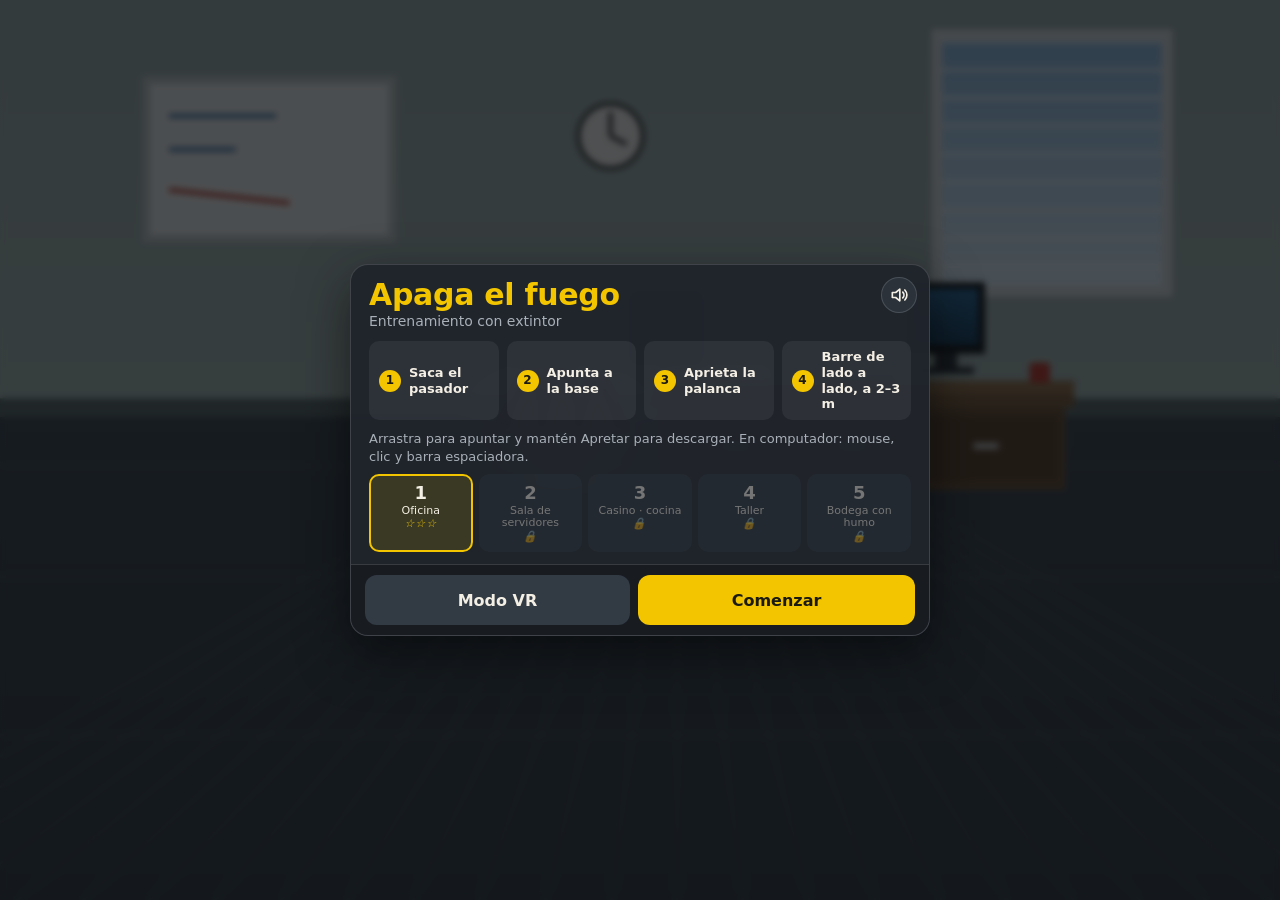
<file: index.html>
<!doctype html>
<html lang="es-CL">
<head>
<meta charset="utf-8">
<meta name="viewport" content="width=device-width,initial-scale=1,maximum-scale=1,user-scalable=no,viewport-fit=cover">
<meta name="color-scheme" content="dark">
<meta name="description" content="Apaga el fuego: juego de entrenamiento en el uso del extintor (PASS) con 5 niveles y distintas clases de fuego.">
<meta name="theme-color" content="#14181d">
<title>Apaga el fuego</title>
<link rel="stylesheet" href="css/style.css">
</head>
<body>
<canvas id="cv"></canvas>

<div id="hud">
  <div class="chip" id="hTime"></div>
  <div class="chip" id="hFire"></div>
  <div class="chip" id="hSmoke"></div>
  <div class="chip" id="hCharge"></div>
  <div class="sp"></div>
  <button class="chip" id="bMute" aria-label="Silenciar"></button>
  <button class="chip" id="bExit" aria-label="Salir al menú"></button>
</div>
<div class="chip" id="toast"></div>

<div id="ctlL">
  <button class="rb" id="bNear" aria-label="Acercar"></button>
  <div id="dist">4,0 m</div>
  <button class="rb" id="bFar" aria-label="Alejar"></button>
</div>
<div id="ctlR">
  <button class="chip" id="bEvac"></button>
  <button class="chip" id="bPin"></button>
  <button class="rb" id="bLever" aria-label="Apretar la palanca"></button>
</div>

<section class="scr on" id="scrStart"><div class="card">
  <header>
    <h1>Apaga el fuego</h1>
    <p class="sub">Entrenamiento con extintor</p>
    <button class="muteTop" id="bMute2" aria-label="Silenciar"></button>
  </header>
  <div class="body">
    <div class="steps4">
      <div><b>1</b>Saca el pasador</div>
      <div><b>2</b>Apunta a la base</div>
      <div><b>3</b>Aprieta la palanca</div>
      <div><b>4</b>Barre de lado a lado, a 2–3 m</div>
    </div>
    <p class="keys">Arrastra para apuntar y mantén Apretar para descargar. En computador: mouse, clic y barra espaciadora.</p>
    <div class="lvls" id="lvls"></div>
  </div>
  <footer><a class="btn sec" href="vr.html" style="display:grid;place-items:center;text-decoration:none">Modo VR</a><button class="btn pri" id="bStart">Comenzar</button></footer>
</div></section>

<section class="scr" id="scrPick"><div class="card">
  <header><h2 id="pkT"></h2><p class="sub" id="pkD"></p></header>
  <div class="body"><div class="opts" id="pkOpts"></div></div>
  <footer><button class="btn sec" id="pkBack">Volver</button></footer>
</div></section>

<section class="scr" id="scrEnd"><div class="card">
  <header><h2 id="enT"></h2><div class="stars" id="enStars"></div><p class="meta" id="enMeta"></p></header>
  <div class="body">
    <ul class="fb" id="enFb"></ul>
    <div class="safe"><span id="enAl"></span><p style="margin:0"><b>En un incendio real</b>, primero da la alarma y evacúa. Combate solo un fuego pequeño, si sabes cómo hacerlo y tienes la salida despejada a tu espalda.</p></div>
  </div>
  <footer>
    <button class="btn sec" id="enMenu">Menú</button>
    <button class="btn sec" id="enRetry">Jugar de nuevo</button>
    <button class="btn pri" id="enNext">Siguiente nivel</button>
  </footer>
</div></section>

<script src="js/game.js"></script>
</body>
</html>
</file>
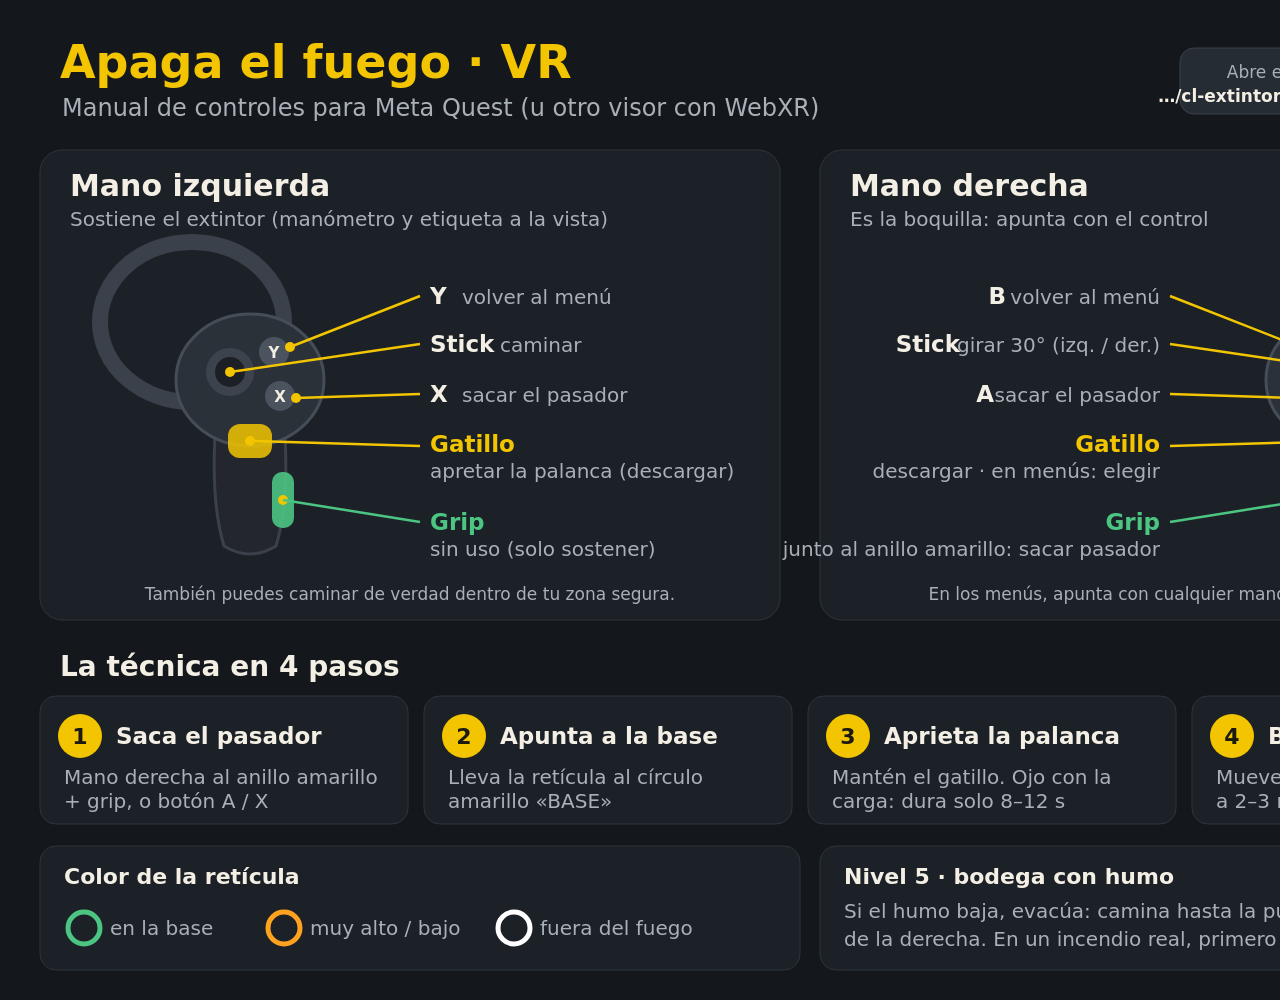
<file: docs/controles.html>
<!doctype html>
<html lang="es-CL"><head><meta charset="utf-8"><title>Controles · Apaga el fuego VR</title>
<style>
  html,body{margin:0;background:#14181d}
  svg{display:block;font-family:"Segoe UI",system-ui,Roboto,Arial,sans-serif}
  .t{fill:#f4efe4}.m{fill:#a9b0b8}.y{fill:#f2c500}
  .ld{stroke:#f2c500;stroke-width:2.5;fill:none}
  .dot{fill:#f2c500}
</style></head>
<body>
<svg width="1600" height="1000" viewBox="0 0 1600 1000" xmlns="http://www.w3.org/2000/svg">
  <defs>
    <!-- control genérico visto desde arriba (lado izquierdo); el derecho se dibuja espejado -->
    <g id="ctrl">
      <path d="M-34 40 Q-40 120 -26 166 Q0 182 26 166 Q40 120 34 40 Z" fill="#23272d" stroke="#3a414a" stroke-width="3"/>
      <ellipse cx="-58" cy="-58" rx="92" ry="80" fill="none" stroke="#3a414a" stroke-width="16"/>
      <ellipse cx="0" cy="0" rx="74" ry="66" fill="#2b3139" stroke="#454d57" stroke-width="3"/>
      <rect x="-22" y="44" width="44" height="34" rx="12" fill="#f2c500" opacity=".85"/>
      <rect x="22" y="92" width="22" height="56" rx="10" fill="#4cc582" opacity=".9"/>
      <circle cx="-20" cy="-8" r="24" fill="#3c434c"/><circle cx="-20" cy="-8" r="15" fill="#1c2026"/>
      <circle cx="30" cy="16" r="15" fill="#4a535e"/><circle cx="24" cy="-28" r="15" fill="#4a535e"/>
    </g>
  </defs>

  <rect width="1600" height="1000" fill="#14181d"/>
  <!-- título -->
  <text x="60" y="78" class="y" font-size="46" font-weight="900">Apaga el fuego · VR</text>
  <text x="62" y="116" class="m" font-size="24">Manual de controles para Meta Quest (u otro visor con WebXR)</text>
  <rect x="1180" y="48" width="360" height="66" rx="14" fill="#262c33" stroke="#3a414a"/>
  <text x="1360" y="78" class="m" font-size="17" text-anchor="middle">Abre en el navegador del visor:</text>
  <text x="1360" y="102" class="t" font-size="17" font-weight="700" text-anchor="middle">…/cl-extintor-curso/vr.html → Entrar en VR</text>

  <!-- ===== MANO IZQUIERDA ===== -->
  <rect x="40" y="150" width="740" height="470" rx="22" fill="#1c2127" stroke="#2e353d"/>
  <text x="70" y="196" class="t" font-size="30" font-weight="800">Mano izquierda</text>
  <text x="70" y="226" class="m" font-size="20">Sostiene el extintor (manómetro y etiqueta a la vista)</text>
  <g transform="translate(250 380)"><use href="#ctrl"/>
    <text x="30" y="22" font-size="15" font-weight="800" fill="#f4efe4" text-anchor="middle">X</text>
    <text x="24" y="-22" font-size="15" font-weight="800" fill="#f4efe4" text-anchor="middle">Y</text>
  </g>
  <!-- etiquetas izquierda -->
  <g>
    <circle class="dot" cx="290" cy="347" r="5"/><path class="ld" d="M290 347 L420 296"/>
    <text x="430" y="304" class="t" font-size="23" font-weight="800">Y</text><text x="462" y="304" class="m" font-size="20">volver al menú</text>
    <circle class="dot" cx="230" cy="372" r="5"/><path class="ld" d="M230 372 L420 344"/>
    <text x="430" y="352" class="t" font-size="23" font-weight="800">Stick</text><text x="500" y="352" class="m" font-size="20">caminar</text>
    <circle class="dot" cx="296" cy="398" r="5"/><path class="ld" d="M296 398 L420 394"/>
    <text x="430" y="402" class="t" font-size="23" font-weight="800">X</text><text x="462" y="402" class="m" font-size="20">sacar el pasador</text>
    <circle class="dot" cx="250" cy="441" r="5"/><path class="ld" d="M250 441 L420 446"/>
    <text x="430" y="452" class="y" font-size="23" font-weight="800">Gatillo</text><text x="430" y="478" class="m" font-size="20">apretar la palanca (descargar)</text>
    <circle class="dot" cx="283" cy="500" r="5"/><path class="ld" d="M283 500 L420 522" style="stroke:#4cc582"/>
    <text x="430" y="530" font-size="23" font-weight="800" fill="#4cc582">Grip</text><text x="430" y="556" class="m" font-size="20">sin uso (solo sostener)</text>
  </g>

  <!-- ===== MANO DERECHA ===== -->
  <rect x="820" y="150" width="740" height="470" rx="22" fill="#1c2127" stroke="#2e353d"/>
  <text x="850" y="196" class="t" font-size="30" font-weight="800">Mano derecha</text>
  <text x="850" y="226" class="m" font-size="20">Es la boquilla: apunta con el control</text>
  <g transform="translate(1340 380) scale(-1 1)"><use href="#ctrl"/></g>
  <g transform="translate(1340 380)">
    <text x="-30" y="22" font-size="15" font-weight="800" fill="#f4efe4" text-anchor="middle">A</text>
    <text x="-24" y="-22" font-size="15" font-weight="800" fill="#f4efe4" text-anchor="middle">B</text>
  </g>
  <g>
    <circle class="dot" cx="1300" cy="347" r="5"/><path class="ld" d="M1300 347 L1170 296"/>
    <text x="1160" y="304" class="m" font-size="20" text-anchor="end">volver al menú</text><text x="1006" y="304" class="t" font-size="23" font-weight="800" text-anchor="end">B</text>
    <circle class="dot" cx="1360" cy="372" r="5"/><path class="ld" d="M1360 372 L1170 344"/>
    <text x="1160" y="352" class="m" font-size="20" text-anchor="end">girar 30° (izq. / der.)</text><text x="960" y="352" class="t" font-size="23" font-weight="800" text-anchor="end">Stick</text>
    <circle class="dot" cx="1294" cy="398" r="5"/><path class="ld" d="M1294 398 L1170 394"/>
    <text x="1160" y="402" class="m" font-size="20" text-anchor="end">sacar el pasador</text><text x="994" y="402" class="t" font-size="23" font-weight="800" text-anchor="end">A</text>
    <circle class="dot" cx="1340" cy="441" r="5"/><path class="ld" d="M1340 441 L1170 446"/>
    <text x="1160" y="452" class="y" font-size="23" font-weight="800" text-anchor="end">Gatillo</text><text x="1160" y="478" class="m" font-size="20" text-anchor="end">descargar · en menús: elegir</text>
    <circle class="dot" cx="1307" cy="500" r="5"/><path class="ld" d="M1307 500 L1170 522" style="stroke:#4cc582"/>
    <text x="1160" y="530" font-size="23" font-weight="800" fill="#4cc582" text-anchor="end">Grip</text><text x="1160" y="556" class="m" font-size="20" text-anchor="end">junto al anillo amarillo: sacar pasador</text>
  </g>
  <text x="1190" y="600" class="m" font-size="17" text-anchor="middle">En los menús, apunta con cualquier mano y aprieta el gatillo.</text>
  <text x="410" y="600" class="m" font-size="17" text-anchor="middle">También puedes caminar de verdad dentro de tu zona segura.</text>

  <!-- ===== PASOS ===== -->
  <text x="60" y="676" class="t" font-size="28" font-weight="800">La técnica en 4 pasos</text>
  <g font-size="20">
    <g transform="translate(40 696)">
      <rect width="368" height="128" rx="16" fill="#1c2127" stroke="#2e353d"/>
      <circle cx="40" cy="40" r="22" class="dot"/><text x="40" y="48" text-anchor="middle" font-weight="900" font-size="22" fill="#1b1a10">1</text>
      <text x="76" y="48" class="t" font-weight="800" font-size="23">Saca el pasador</text>
      <text x="24" y="88" class="m">Mano derecha al anillo amarillo</text><text x="24" y="112" class="m">+ grip, o botón A / X</text>
    </g>
    <g transform="translate(424 696)">
      <rect width="368" height="128" rx="16" fill="#1c2127" stroke="#2e353d"/>
      <circle cx="40" cy="40" r="22" class="dot"/><text x="40" y="48" text-anchor="middle" font-weight="900" font-size="22" fill="#1b1a10">2</text>
      <text x="76" y="48" class="t" font-weight="800" font-size="23">Apunta a la base</text>
      <text x="24" y="88" class="m">Lleva la retícula al círculo</text><text x="24" y="112" class="m">amarillo «BASE»</text>
    </g>
    <g transform="translate(808 696)">
      <rect width="368" height="128" rx="16" fill="#1c2127" stroke="#2e353d"/>
      <circle cx="40" cy="40" r="22" class="dot"/><text x="40" y="48" text-anchor="middle" font-weight="900" font-size="22" fill="#1b1a10">3</text>
      <text x="76" y="48" class="t" font-weight="800" font-size="23">Aprieta la palanca</text>
      <text x="24" y="88" class="m">Mantén el gatillo. Ojo con la</text><text x="24" y="112" class="m">carga: dura solo 8–12 s</text>
    </g>
    <g transform="translate(1192 696)">
      <rect width="368" height="128" rx="16" fill="#1c2127" stroke="#2e353d"/>
      <circle cx="40" cy="40" r="22" class="dot"/><text x="40" y="48" text-anchor="middle" font-weight="900" font-size="22" fill="#1b1a10">4</text>
      <text x="76" y="48" class="t" font-weight="800" font-size="23">Barre de lado a lado</text>
      <text x="24" y="88" class="m">Mueve la mano derecha</text><text x="24" y="112" class="m">a 2–3 m del fuego</text>
    </g>
  </g>

  <!-- ===== RETÍCULA Y CONSEJOS ===== -->
  <g transform="translate(40 846)">
    <rect width="760" height="124" rx="16" fill="#1c2127" stroke="#2e353d"/>
    <text x="24" y="38" class="t" font-size="22" font-weight="800">Color de la retícula</text>
    <circle cx="44" cy="82" r="16" fill="none" stroke="#4cc582" stroke-width="5"/><text x="70" y="89" class="m" font-size="20">en la base</text>
    <circle cx="244" cy="82" r="16" fill="none" stroke="#ffa21f" stroke-width="5"/><text x="270" y="89" class="m" font-size="20">muy alto / bajo</text>
    <circle cx="474" cy="82" r="16" fill="none" stroke="#ffffff" stroke-width="5"/><text x="500" y="89" class="m" font-size="20">fuera del fuego</text>
  </g>
  <g transform="translate(820 846)">
    <rect width="740" height="124" rx="16" fill="#1c2127" stroke="#2e353d"/>
    <text x="24" y="38" class="t" font-size="22" font-weight="800">Nivel 5 · bodega con humo</text>
    <text x="24" y="72" class="m" font-size="20">Si el humo baja, evacúa: camina hasta la puerta verde</text>
    <text x="24" y="100" class="m" font-size="20">de la derecha. En un incendio real, primero alarma y evacuar.</text>
  </g>
</svg>
</body></html>
</file>
<file: css/style.css>
:root{
  --ink:#14181d; --panel:rgba(30,35,42,.82); --line:rgba(255,255,255,.14); --txt:#f4efe4; --muted:#a9b0b8;
  --hv:#f2c500; --fire:#ff6a1a; --ok:#4cc582; --bad:#ff5a4d; --warn:#ffa21f;
  color-scheme:dark; box-sizing:border-box;
  padding-top:env(safe-area-inset-top,0px); padding-bottom:env(safe-area-inset-bottom,0px);
}
*{box-sizing:border-box;-webkit-tap-highlight-color:transparent}
html{height:100%;scroll-padding-top:env(safe-area-inset-top,0px)}
body{margin:0;height:100%;overflow:hidden;background:#14181d;color:var(--txt);
  font-family:"Segoe UI",system-ui,-apple-system,Roboto,"Helvetica Neue",Arial,sans-serif;
  -webkit-user-select:none;user-select:none;-webkit-touch-callout:none;overscroll-behavior:none}
#cv{position:fixed;inset:0;width:100%;height:100%;display:block;touch-action:none}
.i{width:18px;height:18px;fill:none;stroke:currentColor;stroke-width:2;stroke-linecap:round;stroke-linejoin:round;flex:none}
button{font:inherit;color:inherit;cursor:pointer}
button:focus-visible{outline:3px solid var(--hv);outline-offset:2px}

/* HUD */
#hud,#toast,#ctlL,#ctlR{display:none}
body.playing #hud{display:flex}
body.playing #toast{display:flex}
body.playing #ctlL,body.playing #ctlR{display:flex}
.chip{display:inline-flex;align-items:center;gap:6px;height:30px;padding:0 10px;border-radius:15px;
  background:var(--panel);border:1px solid var(--line);font-weight:700;font-size:14px;
  font-variant-numeric:tabular-nums;white-space:nowrap;backdrop-filter:blur(6px);-webkit-backdrop-filter:blur(6px)}
#hud{position:fixed;left:calc(env(safe-area-inset-left,0px) + 8px);right:calc(env(safe-area-inset-right,0px) + 8px);
  top:calc(env(safe-area-inset-top,0px) + 8px);gap:6px;align-items:center;pointer-events:none;z-index:5}
#hud .sp{flex:1}
#hud button.chip{pointer-events:auto;width:30px;padding:0;justify-content:center}
#hTime.low{color:var(--bad);animation:blink .6s steps(2) infinite}
@keyframes blink{50%{opacity:.45}}
#hFire{color:#ffb070}
#hSmoke{color:#c9ced4;display:none}
#hCharge .bar{width:54px;height:8px;border-radius:4px;background:rgba(255,255,255,.16);overflow:hidden}
#hCharge .bar i{display:block;height:100%;width:100%;background:var(--hv);transform-origin:left;transition:background .2s}
#hCharge.low .bar i{background:var(--bad)}
#toast{position:fixed;left:50%;top:calc(env(safe-area-inset-top,0px) + 46px);transform:translateX(-50%);
  max-width:calc(100vw - 16px);height:34px;padding:0 14px 0 10px;gap:8px;font-size:15px;z-index:5;pointer-events:none;
  border-color:rgba(242,197,0,.55)}
#toast.warn{border-color:rgba(255,162,31,.9);background:rgba(70,40,10,.88)}
#toast.bad{border-color:rgba(255,90,77,.95);background:rgba(80,20,16,.9)}
#toast.good{border-color:rgba(76,197,130,.95);background:rgba(14,54,34,.9)}
#toast .dots{display:flex;gap:3px}
#toast .dots i{width:6px;height:6px;border-radius:50%;background:rgba(255,255,255,.25)}
#toast .dots i.on{background:var(--hv)}
#toast .ic{display:flex;color:var(--hv)}
#toast.warn .ic{color:var(--warn)} #toast.bad .ic{color:var(--bad)} #toast.good .ic{color:var(--ok)}

/* controles */
.rb{width:56px;height:56px;border-radius:50%;background:var(--panel);border:2px solid var(--line);color:var(--txt);
  display:grid;place-items:center;touch-action:none;padding:0;backdrop-filter:blur(6px);-webkit-backdrop-filter:blur(6px)}
.rb .i{width:24px;height:24px}
.rb:active,.rb.dn{background:rgba(242,197,0,.3);border-color:var(--hv)}
#ctlL{position:fixed;left:calc(env(safe-area-inset-left,0px) + 10px);bottom:calc(env(safe-area-inset-bottom,0px) + 14px);
  flex-direction:column;gap:6px;align-items:center;z-index:5}
#dist{font-weight:800;font-size:14px;font-variant-numeric:tabular-nums;padding:3px 9px;border-radius:12px;background:var(--panel);border:1px solid var(--line)}
#dist.ok{color:var(--ok);border-color:rgba(76,197,130,.7)}
#ctlR{position:fixed;right:calc(env(safe-area-inset-right,0px) + 10px);bottom:calc(env(safe-area-inset-bottom,0px) + 14px);
  flex-direction:column;gap:10px;align-items:center;z-index:5}
#bLever{width:92px;height:92px;background:#c9261c;border-color:#ff9488;font-weight:800;font-size:15px;flex-direction:column;gap:2px}
#bLever.dn{background:#ff4a3a}
#bPin{width:auto;height:44px;border-radius:22px;padding:0 16px;display:flex;gap:6px;font-weight:700;font-size:14px;align-items:center}
#bPin.done{display:none}
#bEvac{width:auto;height:44px;border-radius:22px;padding:0 16px;display:none;gap:6px;font-weight:800;font-size:14px;align-items:center;
  background:#17623d;border-color:#58d596}
#bEvac.show{display:flex}
@media (max-height:430px) and (orientation:landscape){
  #bLever{width:78px;height:78px} .rb{width:50px;height:50px}
  #ctlR{flex-direction:column;gap:6px;bottom:10px} #ctlL{bottom:10px}
}
@media (orientation:portrait){ #bLever{width:84px;height:84px} #ctlL{bottom:calc(env(safe-area-inset-bottom,0px) + 18px)} #ctlR{bottom:calc(env(safe-area-inset-bottom,0px) + 18px)} }

/* pantallas */
.scr{position:fixed;inset:0;display:none;align-items:center;justify-content:center;z-index:10;
  padding:calc(env(safe-area-inset-top,0px) + 10px) calc(env(safe-area-inset-right,0px) + 10px) calc(env(safe-area-inset-bottom,0px) + 10px) calc(env(safe-area-inset-left,0px) + 10px);
  background:rgba(8,10,13,.7);backdrop-filter:blur(3px);-webkit-backdrop-filter:blur(3px)}
.scr.on{display:flex}
.card{width:min(580px,100%);max-height:100%;display:flex;flex-direction:column;background:rgba(32,37,44,.97);
  border:1px solid var(--line);border-radius:18px;overflow:hidden;box-shadow:0 18px 50px rgba(0,0,0,.5)}
.card header{padding:14px 18px 4px;position:relative}
.card h1{margin:0;font-size:30px;line-height:1.05;letter-spacing:-.01em;font-weight:900;color:var(--hv)}
.card h2{margin:0;font-size:22px;line-height:1.15;font-weight:800}
.card .sub{margin:3px 0 0;color:var(--muted);font-size:14px}
.card .body{overflow:auto;padding:8px 18px;flex:1;min-height:0;-webkit-overflow-scrolling:touch}
.card footer{padding:10px 14px;display:flex;gap:8px;border-top:1px solid var(--line);background:rgba(20,24,29,.6)}
.btn{flex:1;height:50px;border-radius:12px;border:0;font-weight:800;font-size:16px;touch-action:manipulation}
.btn.pri{background:var(--hv);color:#1b1a10}
.btn.sec{background:#323a44;color:var(--txt)}
.btn[hidden]{display:none}
.steps4{display:grid;grid-template-columns:repeat(auto-fit,minmax(118px,1fr));gap:8px}
.steps4 div{display:flex;gap:8px;align-items:center;background:rgba(255,255,255,.06);border-radius:10px;padding:8px 10px;font-size:13px;font-weight:600;line-height:1.2}
.steps4 b{display:grid;place-items:center;flex:none;width:22px;height:22px;border-radius:50%;background:var(--hv);color:#1b1a10;font-size:12px}
.keys{margin:10px 0 8px;font-size:13px;color:var(--muted);line-height:1.4}
.lvls{display:grid;grid-template-columns:repeat(5,1fr);gap:6px;margin:6px 0 4px}
.lv{background:#2b323a;border:2px solid transparent;border-radius:10px;padding:7px 2px 6px;display:flex;flex-direction:column;align-items:center;gap:1px;font-size:11px;line-height:1.15;text-align:center;min-height:64px}
.lv b{font-size:18px}
.lv .st{font-size:11px;color:var(--hv);letter-spacing:1px;min-height:13px}
.lv.sel{border-color:var(--hv);background:#3a3a24}
.lv:disabled{opacity:.4;cursor:default}
.muteTop{position:absolute;right:12px;top:12px;width:36px;height:36px;border-radius:50%;border:1px solid var(--line);background:#2b323a;display:grid;place-items:center;padding:0}
.opts{display:grid;grid-template-columns:repeat(3,1fr);gap:8px;margin:8px 0}
.opt{background:#2b323a;border:2px solid var(--line);border-radius:14px;padding:12px 6px;display:flex;flex-direction:column;align-items:center;gap:6px;font-weight:800;font-size:15px;text-align:center;touch-action:manipulation}
.opt small{font-weight:500;color:var(--muted);font-size:11.5px;line-height:1.25}
.opt:active{border-color:var(--hv)}
.stars{font-size:34px;letter-spacing:4px;color:var(--hv);margin-top:2px;line-height:1.1}
.stars .off{color:#4a5059}
.meta{margin:2px 0 4px;color:var(--muted);font-size:14px}
.fb{list-style:none;margin:6px 0;padding:0;display:flex;flex-direction:column;gap:6px}
.fb li{display:flex;gap:8px;align-items:flex-start;font-size:14.5px;line-height:1.3}
.fb .i{margin-top:1px}
.fb .ok{color:var(--ok)} .fb .no{color:var(--bad)}
.safe{display:flex;gap:10px;align-items:flex-start;margin:10px 0 6px;padding:10px 12px;border-radius:12px;background:rgba(255,162,31,.12);border:1px solid rgba(255,162,31,.45);font-size:13.5px;line-height:1.38}
.safe .i{color:var(--warn);margin-top:1px}
@media (max-height:430px){
  .card h1{font-size:24px}.card header{padding:10px 16px 2px}.card .body{padding:6px 16px}.btn{height:44px}
  .stars{font-size:26px}.lv{min-height:54px}.card h2{font-size:19px}
}
@media (max-width:420px){ .opts{gap:6px} .opt{font-size:14px;padding:10px 4px} .lv span{font-size:10.5px} }
</file>
